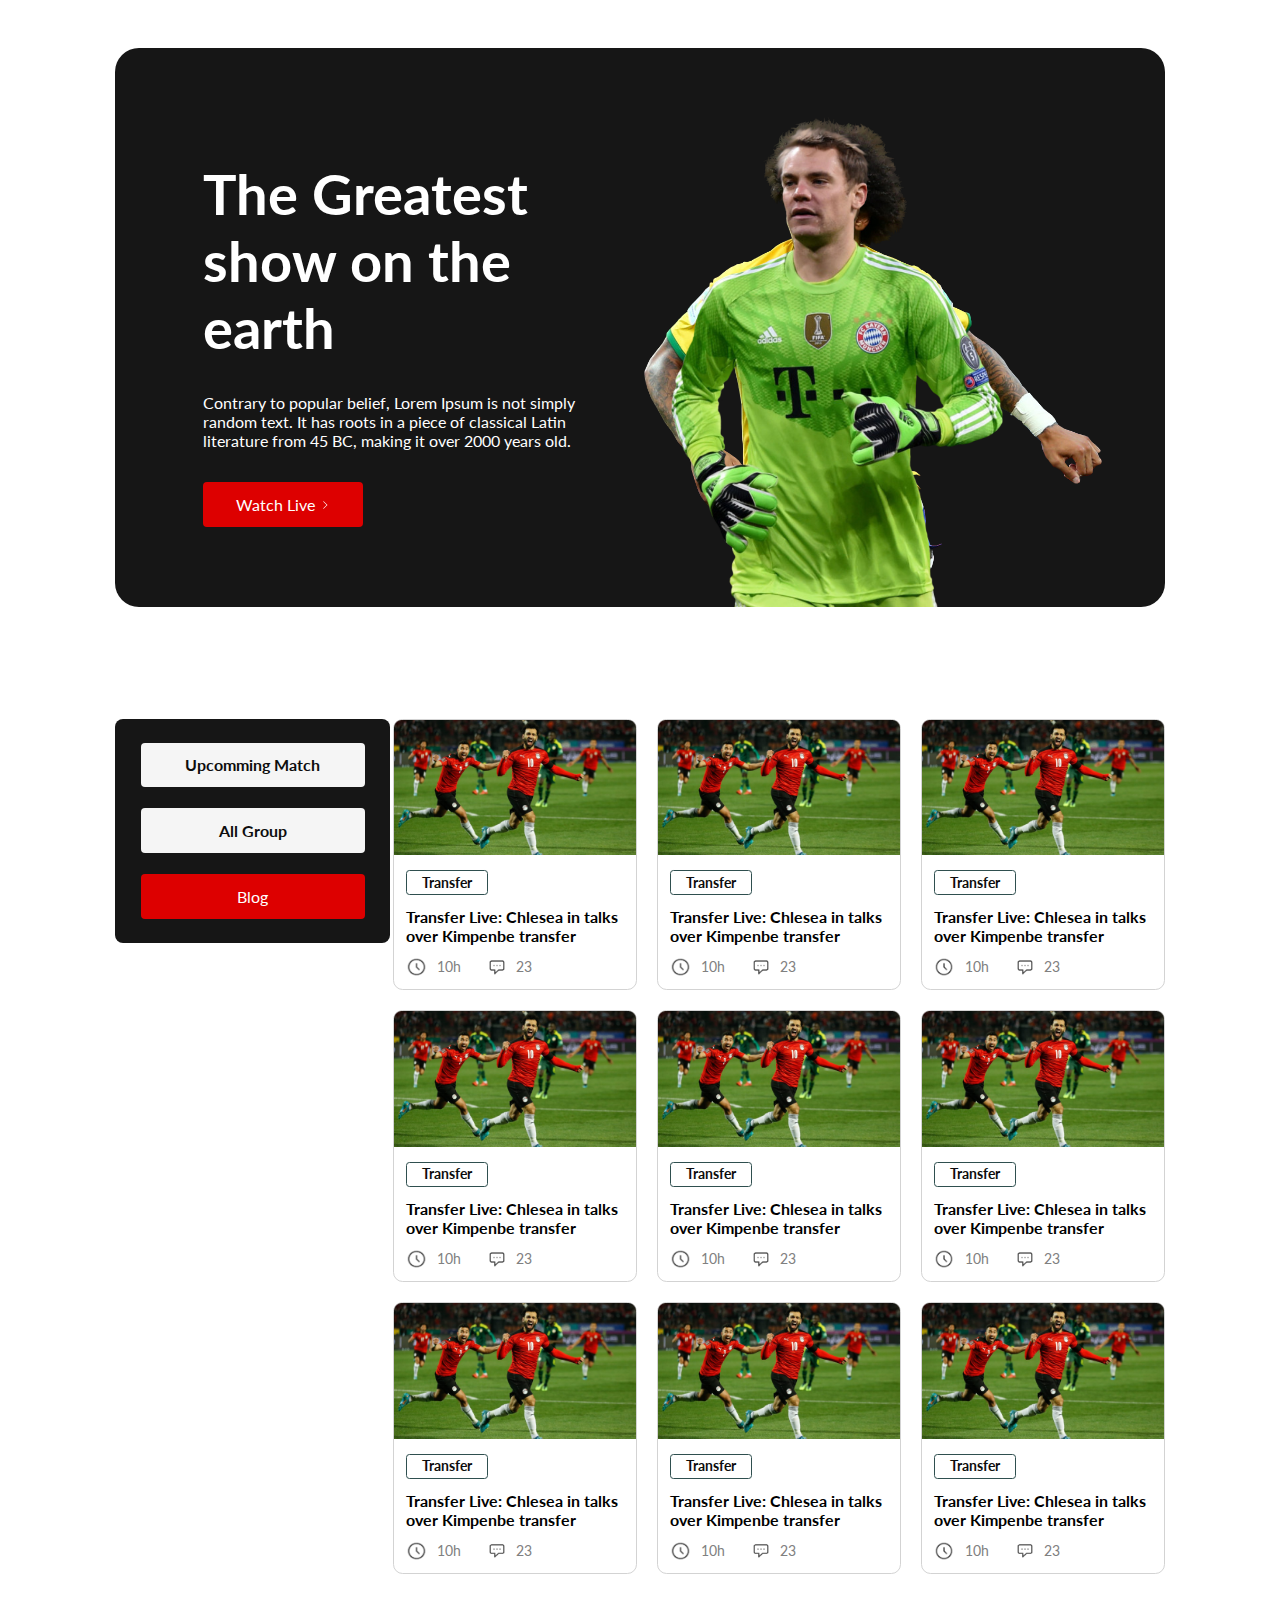
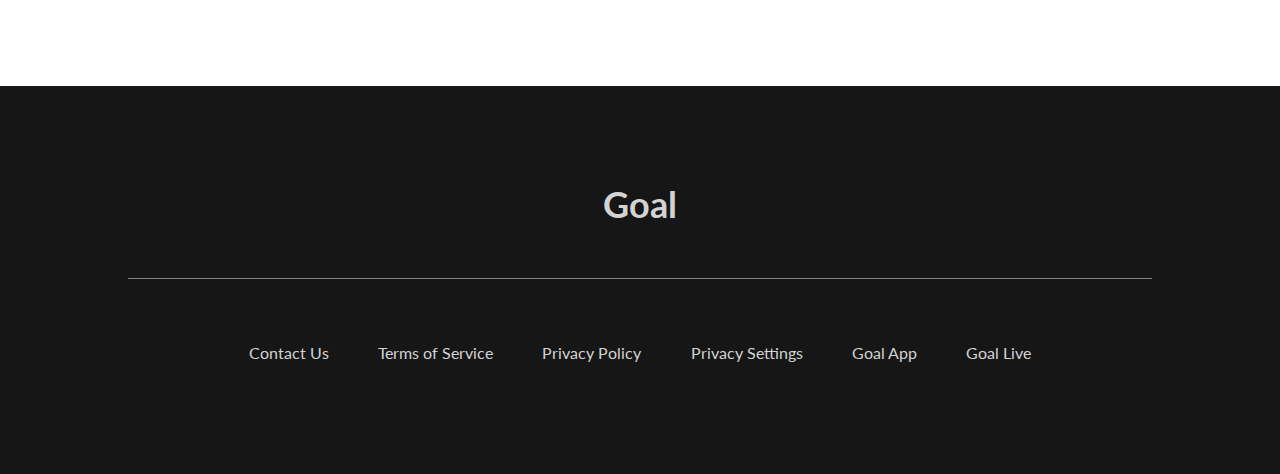
<file: index.html>
<!DOCTYPE html>
<html lang="en">
  <head>
    <meta charset="UTF-8" />
    <meta http-equiv="X-UA-Compatible" content="IE=edge" />
    <meta name="viewport" content="width=device-width, initial-scale=1.0" />
    <link rel="stylesheet" href="./css/style.css" />
    <title>World Cup | 2022</title>
  </head>
  <body>
    <main>
      <section>
        <div class="banner">
          <div id="banner-text">
            <h1>The Greatest show on the earth</h1>
            <p>
              Contrary to popular belief, Lorem Ipsum is not simply random text.
              It has roots in a piece of classical Latin literature from 45 BC,
              making it over 2000 years old.
            </p>
            <a href="#" class="btn btn-md active-btn"
              >Watch Live
              <img src="./images/angle-brackets.svg" alt="" width="12px" />
            </a>
          </div>
          <div id="banner-img">
            <img src="./images/banner-img-1.png" alt="" id="mascot-1" />
            <img src="./images/banner-img-2.png" alt="" id="mascot-2" />
          </div>
        </div>
      </section>
      <section id="content">
        <div class="menu">
          <a href="./upcomming.html" class="btn btn-lg inactive-btn"
            >Upcomming Match</a
          >
          <a href="#" class="btn btn-lg inactive-btn">All Group</a>
          <a href="#" class="btn btn-lg active-btn">Blog</a>
        </div>
        <div class="videos">
          <div class="video">
            <img src="./images/Blog Image.png" alt="" />
            <div class="details">
              <a href="#" class="btn btn-sm light-btn">Transfer</a>
              <p>Transfer Live: Chlesea in talks over Kimpenbe transfer</p>
              <div class="notifications">
                <div>
                  <img src="./images/Time Icon.png" alt="" />
                  10h
                </div>
                <div>
                  <img src="./images/Chat Icon.png" alt="" />
                  23
                </div>
              </div>
            </div>
          </div>
          <div class="video">
            <img src="./images/Blog Image.png" alt="" />
            <div class="details">
              <a href="#" class="btn btn-sm light-btn">Transfer</a>
              <p>Transfer Live: Chlesea in talks over Kimpenbe transfer</p>
              <div class="notifications">
                <div>
                  <img src="./images/Time Icon.png" alt="" />
                  10h
                </div>
                <div>
                  <img src="./images/Chat Icon.png" alt="" />
                  23
                </div>
              </div>
            </div>
          </div>
          <div class="video">
            <img src="./images/Blog Image.png" alt="" />
            <div class="details">
              <a href="#" class="btn btn-sm light-btn">Transfer</a>
              <p>Transfer Live: Chlesea in talks over Kimpenbe transfer</p>
              <div class="notifications">
                <div>
                  <img src="./images/Time Icon.png" alt="" />
                  10h
                </div>
                <div>
                  <img src="./images/Chat Icon.png" alt="" />
                  23
                </div>
              </div>
            </div>
          </div>
          <div class="video">
            <img src="./images/Blog Image.png" alt="" />
            <div class="details">
              <a href="#" class="btn btn-sm light-btn">Transfer</a>
              <p>Transfer Live: Chlesea in talks over Kimpenbe transfer</p>
              <div class="notifications">
                <div>
                  <img src="./images/Time Icon.png" alt="" />
                  10h
                </div>
                <div>
                  <img src="./images/Chat Icon.png" alt="" />
                  23
                </div>
              </div>
            </div>
          </div>
          <div class="video">
            <img src="./images/Blog Image.png" alt="" />
            <div class="details">
              <a href="#" class="btn btn-sm light-btn">Transfer</a>
              <p>Transfer Live: Chlesea in talks over Kimpenbe transfer</p>
              <div class="notifications">
                <div>
                  <img src="./images/Time Icon.png" alt="" />
                  10h
                </div>
                <div>
                  <img src="./images/Chat Icon.png" alt="" />
                  23
                </div>
              </div>
            </div>
          </div>
          <div class="video">
            <img src="./images/Blog Image.png" alt="" />
            <div class="details">
              <a href="#" class="btn btn-sm light-btn">Transfer</a>
              <p>Transfer Live: Chlesea in talks over Kimpenbe transfer</p>
              <div class="notifications">
                <div>
                  <img src="./images/Time Icon.png" alt="" />
                  10h
                </div>
                <div>
                  <img src="./images/Chat Icon.png" alt="" />
                  23
                </div>
              </div>
            </div>
          </div>
          <div class="video">
            <img src="./images/Blog Image.png" alt="" />
            <div class="details">
              <a href="#" class="btn btn-sm light-btn">Transfer</a>
              <p>Transfer Live: Chlesea in talks over Kimpenbe transfer</p>
              <div class="notifications">
                <div>
                  <img src="./images/Time Icon.png" alt="" />
                  10h
                </div>
                <div>
                  <img src="./images/Chat Icon.png" alt="" />
                  23
                </div>
              </div>
            </div>
          </div>
          <div class="video">
            <img src="./images/Blog Image.png" alt="" />
            <div class="details">
              <a href="#" class="btn btn-sm light-btn">Transfer</a>
              <p>Transfer Live: Chlesea in talks over Kimpenbe transfer</p>
              <div class="notifications">
                <div>
                  <img src="./images/Time Icon.png" alt="" />
                  10h
                </div>
                <div>
                  <img src="./images/Chat Icon.png" alt="" />
                  23
                </div>
              </div>
            </div>
          </div>
          <div class="video">
            <img src="./images/Blog Image.png" alt="" />
            <div class="details">
              <a href="#" class="btn btn-sm light-btn">Transfer</a>
              <p>Transfer Live: Chlesea in talks over Kimpenbe transfer</p>
              <div class="notifications">
                <div>
                  <img src="./images/Time Icon.png" alt="" />
                  10h
                </div>
                <div>
                  <img src="./images/Chat Icon.png" alt="" />
                  23
                </div>
              </div>
            </div>
          </div>
        </div>
      </section>
      <div id="view-all">
        <a href="#" class="btn btn-md active-btn">View All</a>
      </div>
    </main>
    <footer>
      <div id="goal">
        <h2>Goal</h2>
      </div>
      <div>
        <ul id="nav-bar">
          <li>Contact Us</li>
          <li>Terms of Service</li>
          <li>Privacy Policy</li>
          <li>Privacy Settings</li>
          <li>Goal App</li>
          <li>Goal Live</li>
        </ul>
      </div>
      <div>
        <ul class="social">
          <li>
            <a href="#"><img src="./images/facebook.svg" alt="F" /></a>
          </li>
          <li>
            <a href="#"><img src="./images/instagram.svg" alt="F" /></a>
          </li>
          <li>
            <a href="#"><img src="./images/github.svg" alt="F" /></a>
          </li>
        </ul>
      </div>
    </footer>
  </body>
</html>
</file>
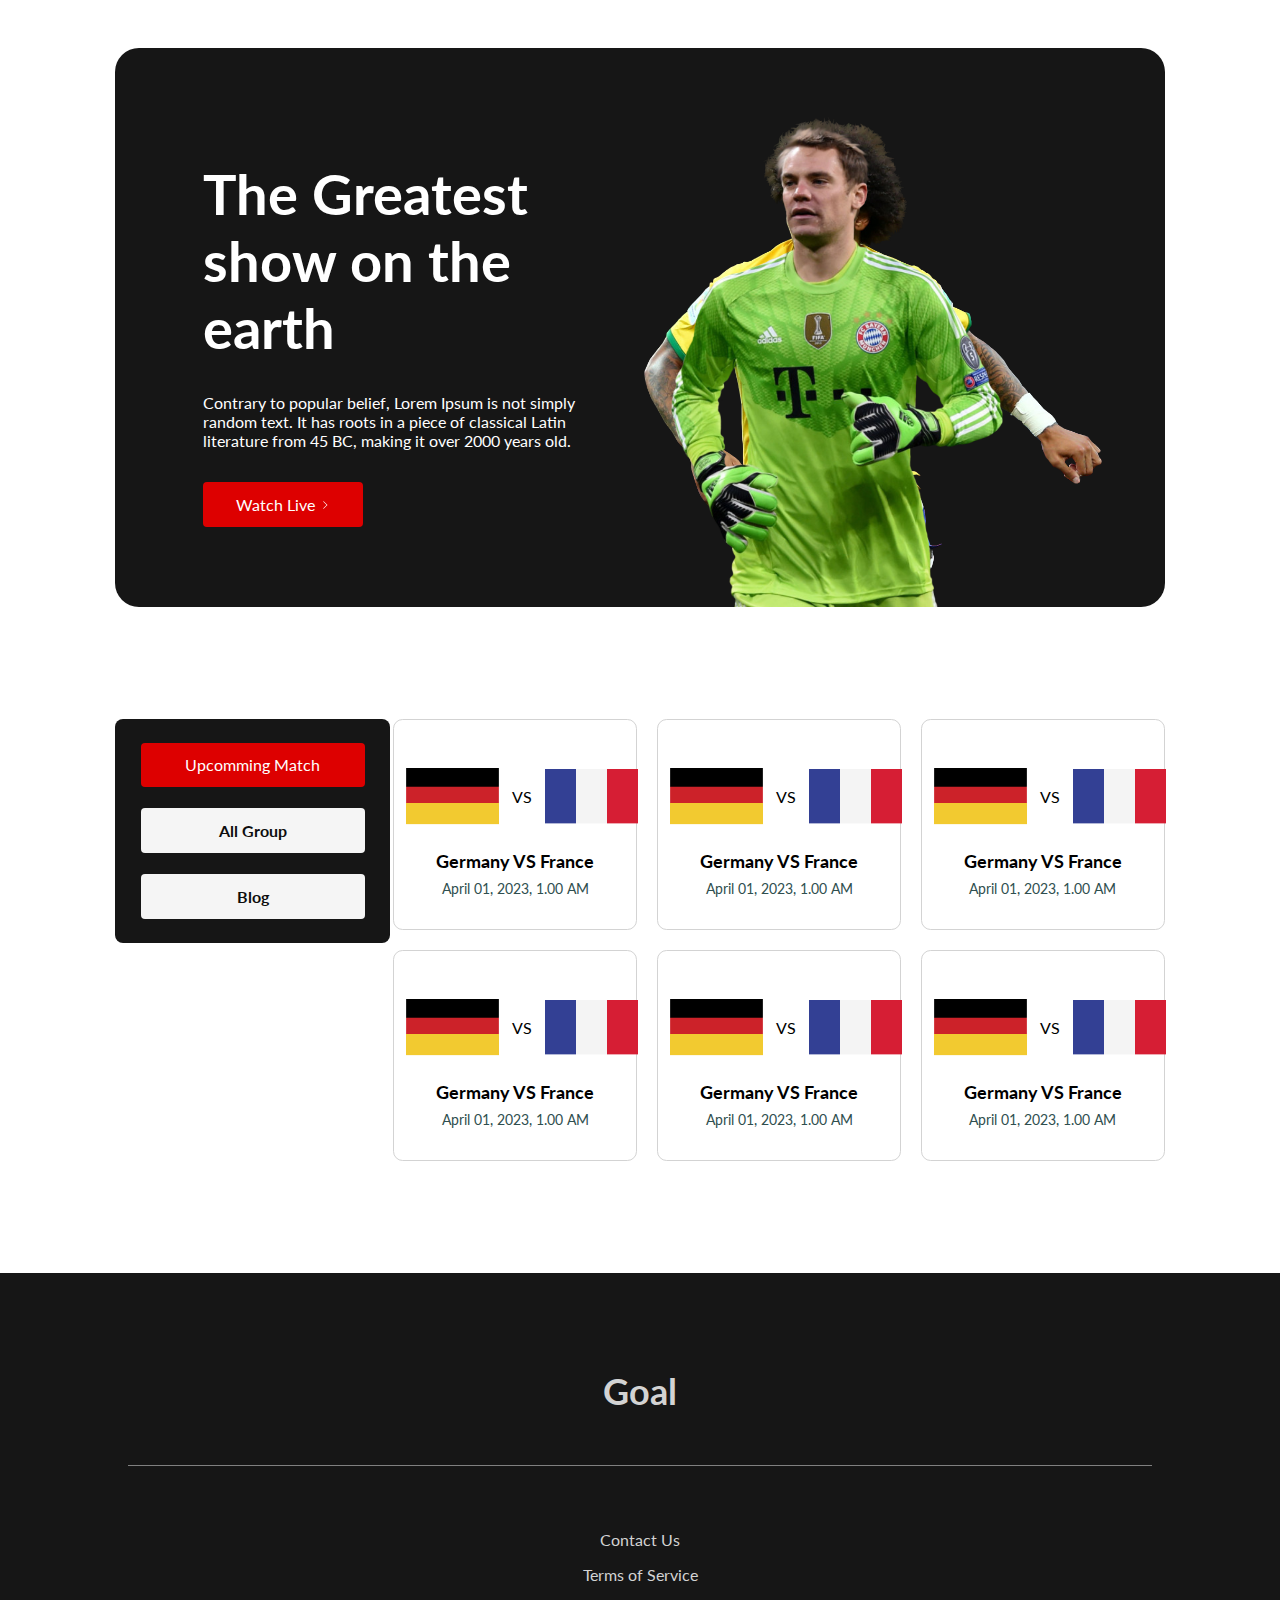
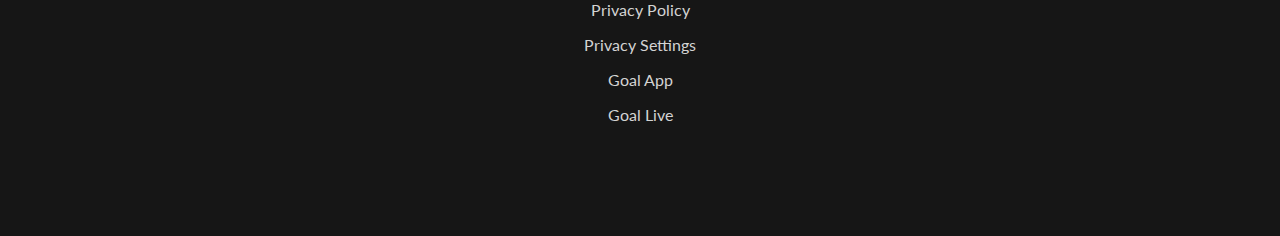
<file: upcomming.html>
<!DOCTYPE html>
<html lang="en">
  <head>
    <meta charset="UTF-8" />
    <meta http-equiv="X-UA-Compatible" content="IE=edge" />
    <meta name="viewport" content="width=device-width, initial-scale=1.0" />
    <link rel="stylesheet" href="./css/style.css" />
    <title>World Cup | 2022</title>
  </head>
  <body>
    <main>
      <section>
        <div class="banner">
          <div id="banner-text">
            <h1>The Greatest show on the earth</h1>
            <p>
              Contrary to popular belief, Lorem Ipsum is not simply random text.
              It has roots in a piece of classical Latin literature from 45 BC,
              making it over 2000 years old.
            </p>
            <a href="#" class="btn btn-md active-btn"
              >Watch Live
              <img src="./images/angle-brackets.svg" alt="" width="12px" />
            </a>
          </div>
          <div id="banner-img">
            <img src="./images/banner-img-1.png" alt="" id="mascot-1" />
            <img src="./images/banner-img-2.png" alt="" id="mascot-2" />
          </div>
        </div>
      </section>
      <section id="content">
        <div class="menu">
          <a href="#" class="btn btn-lg active-btn">Upcomming Match</a>
          <a href="#" class="btn btn-lg inactive-btn">All Group</a>
          <a href="./index.html" class="btn btn-lg inactive-btn">Blog</a>
        </div>
        <div class="videos">
          <div class="video">
            <div class="match">
              <div class="flags">
                <img src="./images/germany Flag.png" alt="" />
                VS
                <img src="./images/Flag.png" alt="" />
              </div>
              <p class="team">Germany VS France</p>
              <p class="date">April 01, 2023, 1.00 AM</p>
            </div>
          </div>
          <div class="video">
            <div class="match">
              <div class="flags">
                <img src="./images/germany Flag.png" alt="" />
                VS
                <img src="./images/Flag.png" alt="" />
              </div>
              <p class="team">Germany VS France</p>
              <p class="date">April 01, 2023, 1.00 AM</p>
            </div>
          </div>
          <div class="video">
            <div class="match">
              <div class="flags">
                <img src="./images/germany Flag.png" alt="" />
                VS
                <img src="./images/Flag.png" alt="" />
              </div>
              <p class="team">Germany VS France</p>
              <p class="date">April 01, 2023, 1.00 AM</p>
            </div>
          </div>
          <div class="video">
            <div class="match">
              <div class="flags">
                <img src="./images/germany Flag.png" alt="" />
                VS
                <img src="./images/Flag.png" alt="" />
              </div>
              <p class="team">Germany VS France</p>
              <p class="date">April 01, 2023, 1.00 AM</p>
            </div>
          </div>
          <div class="video">
            <div class="match">
              <div class="flags">
                <img src="./images/germany Flag.png" alt="" />
                VS
                <img src="./images/Flag.png" alt="" />
              </div>
              <p class="team">Germany VS France</p>
              <p class="date">April 01, 2023, 1.00 AM</p>
            </div>
          </div>
          <div class="video">
            <div class="match">
              <div class="flags">
                <img src="./images/germany Flag.png" alt="" />
                VS
                <img src="./images/Flag.png" alt="" />
              </div>
              <p class="team">Germany VS France</p>
              <p class="date">April 01, 2023, 1.00 AM</p>
            </div>
          </div>
        </div>
      </section>
    </main>
    <footer>
      <div id="goal">
        <h2>Goal</h2>
      </div>
      <div id="nav-bar">
        <ul>
          <li>Contact Us</li>
          <li>Terms of Service</li>
          <li>Privacy Policy</li>
          <li>Privacy Settings</li>
          <li>Goal App</li>
          <li>Goal Live</li>
        </ul>
      </div>
    </footer>
  </body>
</html>
</file>
<file: css/style.css>
@import url('https://fonts.googleapis.com/css2?family=Lato&display=swap');

/*----------- 
Animation 
------------*/

@keyframes play-animation {
    0% {
        opacity: 0%;
    }

    50% {
        opacity: 96%;
    }

    100% {
        opacity: 0%;
    }
}

@keyframes play-animation-reverse {
    0% {
        opacity: 96%;
    }

    50% {
        opacity: 0%;
    }

    100% {
        opacity: 96%;
    }
}

@keyframes color-shifter {
    0% {
        color: limegreen;
    }

    50% {
        color: yellow;
    }

    100% {
        color: limegreen;
    }
}


/*-------- 
Styles 
---------*/

* {
    margin: 0;
    padding: 0;
    box-sizing: border-box;
    font-family: 'Lato', sans-serif;
}

main {
    width: 82%;
    margin: auto;
    padding: 3em 0em;
}

.banner {
    display: flex;
    justify-content: space-around;
    background-color: #161616;
    color: white;
    padding: 2em 2em 0em 4em;
    border-radius: 1.5em;
}

#banner-text {
    display: flex;
    flex-direction: column;
    justify-content: center;
    width: 45%;
    margin: 5em 0em;
    padding: 0em 0.75em;
    animation-name: color-shifter;
    animation-duration: 6s;
    animation-iteration-count: infinite;
}

#banner-text h1 {
    font-size: 3.5rem;
}

#banner-text p {
    margin: 2em 0;
}

#banner-img {
    display: flex;
    align-items: flex-end;
    width: 50%;
    position: relative;
}

/* #banner-img img {
    width: 100%;
} */

#mascot-1 {
    width: 96%;
    animation-name: play-animation;
    animation-duration: 6s;
    animation-iteration-count: infinite;
}

#mascot-2 {
    width: 96%;
    position: absolute;
    animation-name: play-animation-reverse;
    animation-duration: 6s;
    animation-iteration-count: infinite;
}


#content {
    display: flex;
    justify-content: space-between;
    margin: 7em 0em 4em 0em;
}

.menu {
    display: flex;
    justify-content: space-between;
    align-items: center;
    flex-direction: column;
    width: 275px;
    height: 14em;
    padding: 1.5em;
    border-radius: .5em;
    background-color: #161616;
}

.videos {
    width: 73.5%;
    display: grid;
    grid-template-columns: repeat(3, 1fr);
    gap: 1.25em;
}

.video {
    border: 1px solid lightgray;
    border-radius: 0.60em;
}

.match {
    display: flex;
    flex-direction: column;
    align-items: center;
    justify-content: center;
    margin: 2em 0em;
}

.flags {
    display: flex;
    align-items: center;
}

.flags img {
    width: 50%;
    margin: 1em .75em;
}

.team {
    font-weight: bold;
    margin: 0.5em;
}

.team {
    font-size: 1.15rem;
}

.date {
    font-size: 0.85rem;
    color: darkslategray;
}

.video img {
    width: 100%;
}

.details {
    padding: 0.75em;
}

.details p {
    margin: 0.75em 0em;
    font-weight: bold;
}

.notifications {
    font-size: 0.85rem;
    display: flex;
}

.notifications div {
    display: flex;
    align-items: center;
    margin-right: 1.75em;
    color: gray;
}

.notifications div img {
    width: 35%;
    margin-right: 0.75em;
}

#view-all {
    display: none;
    justify-content: center;
}

footer {
    background-color: #161616;
    color: lightgray;
}

#goal {
    width: 80%;
    height: 5em;
    margin: auto;
    padding: 4em;
    font-size: 1.5rem;
    text-align: center;
    border-bottom: 1px solid gray;

}

#nav-bar {
    width: 65%;
    margin: 2em auto 0 auto;
    padding: 1em 0em 6em 0em;
    text-align: center;
}

#nav-bar {
    display: flex;
    flex-wrap: wrap;
    justify-content: space-evenly;
    align-items: center;
}

#nav-bar li {
    margin: 1em 1.5em;
    list-style: none;
}

.social {
    display: none;
    justify-content: center;
}

.social li {
    list-style: none;
    margin: 0em 0.5em 1em 0.5em;
}


/*--------------- 
Media Queries 
----------------*/

@media (min-width: 768px) and (max-width: 991px) {
    main {
        width: 90%;
    }

    #banner-text {
        width: 55%;
        margin: 2em 0em;
        padding: 0em 0.5em;
    }

    #content {
        flex-direction: column;
        margin: .75em 0em;
    }

    .menu {
        flex-direction: row;
        height: 5em;
        width: 100%;
        background-color: transparent;
    }

    .videos {
        width: 100%;
        grid-template-columns: repeat(2, 1fr);
    }

    .video {
        border-radius: 1.5em;
    }

    #view-all {
        display: flex;
    }
}


@media (max-width: 767px) {
    
    main {
        width: 92%;
    }

    .banner {
        flex-direction: column;
        align-items: center;
        justify-content: center;
        text-align: center;
        padding: 2em 2em 0em 4em;
    }

    #banner-text {
        align-items: center;
        width: 85%;
        margin: 1em 0em;
        padding: 0em 0em;
    }

    #banner-img {
        width: 80%;
    }

    #content {
        flex-direction: column;
        margin: .5em 0em;
    }

    .menu {
        width: 100%;
        background-color: transparent;
    }

    .videos {
        width: 100%;
        grid-template-columns: repeat(1, 1fr);
    }

    .video {
        border-radius: 1.5em;
    }

    #nav-bar {
        flex-direction: column;
    }

    #nav-bar li{
        font-size: 1.5rem;
        margin: 1.25em 0em;
    }

    .social{
        display: flex;
    }
}



/*----------------- 
Common Styles 
-----------------*/

.btn {
    display: block;
    text-decoration: none;
    text-align: center;
    padding: .8em;
    border-radius: .25em;
}

.btn-sm {
    width: 6em;
}

.btn-md {
    width: 10em;
}

.btn-lg {
    width: 14em;
}

.light-btn {
    font-size: 0.85rem;
    font-weight: bold;
    color: rgb(13, 13, 13);
    padding: .25em;
    border: 1px solid darkslategray;
}

.inactive-btn {
    background-color: whitesmoke;
    color: rgb(13, 13, 13);
    font-weight: bold;
}

.active-btn {
    background-color: #DD0000;
    color: white;
}
</file>
